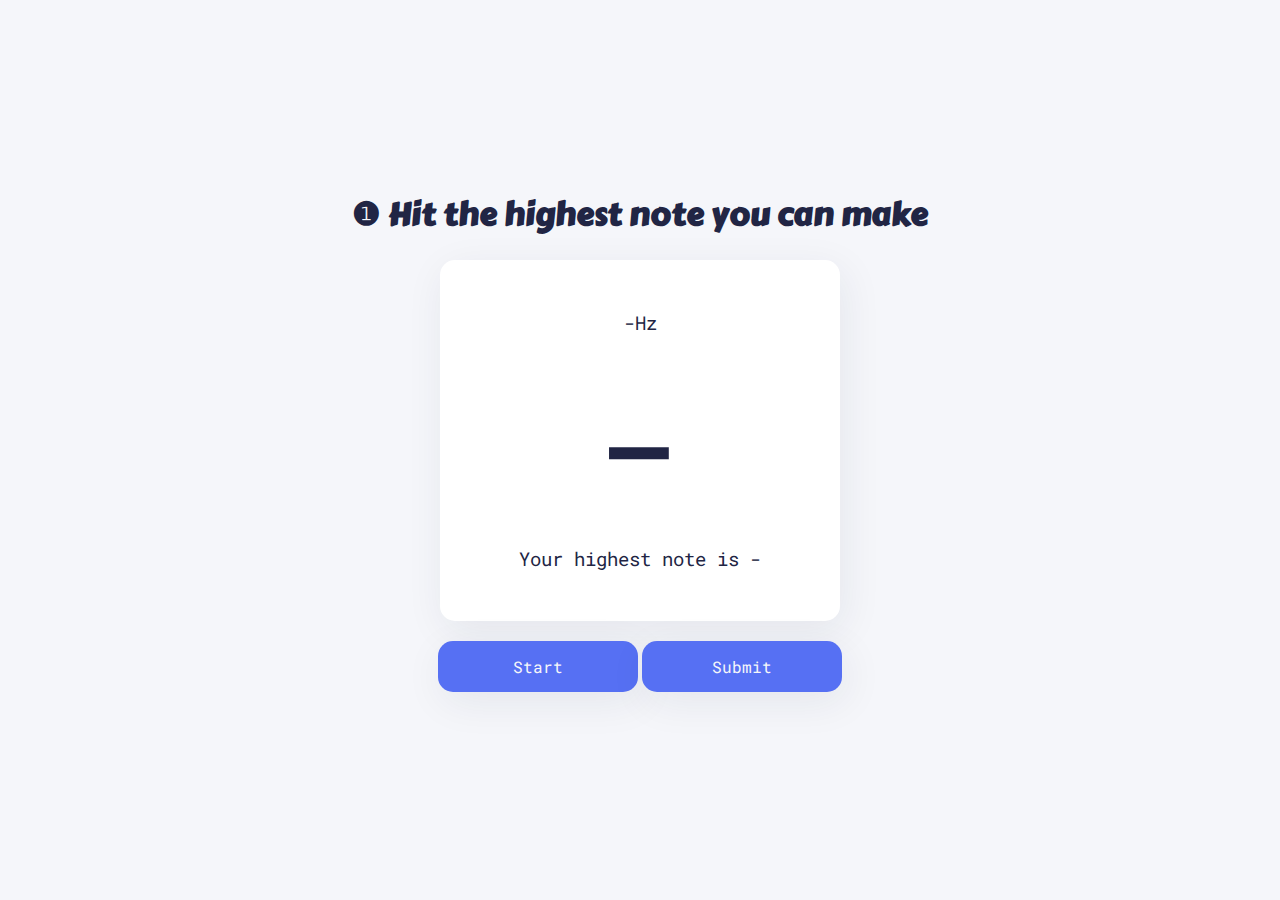
<file: index.html>
<html lang="en">
    <head>
        <meta charset="UTF-8" />
        <meta name="viewport" content="width=device-width, initial-scale=1.0" />
        <title>Customized AI Karaoke</title>
        <link rel="stylesheet" href="style.css" />
        <script src="/scripts/detectLiveNote.js" defer></script>
    </head>
    <body>
        <div id="wrapper">
            <h1>❶ Hit the highest note you can make</h1>
            <div id="detector" class="vague">
                <div class="pitch"><span id="pitch">-</span>Hz</div>
                <div class="note"><span id="note">-</span></div>
                <div class="highest">
                    Your highest note is <span id="highest">-</span>
                </div>
            </div>
            <button onclick="toggleLiveInput()" id="input-button">Start</button>
            <button onclick="submitUserNote()" id="submit-button">
                Submit
            </button>
        </div>
        <script>
           function submitUserNote() {
                var param = highestElem.innerText;
                if (param != '-') {
                    window.location.href = '/pages/youtube.html?usernote=' + param;
                }
            } 
        </script>
    </body>
</html>
</file>
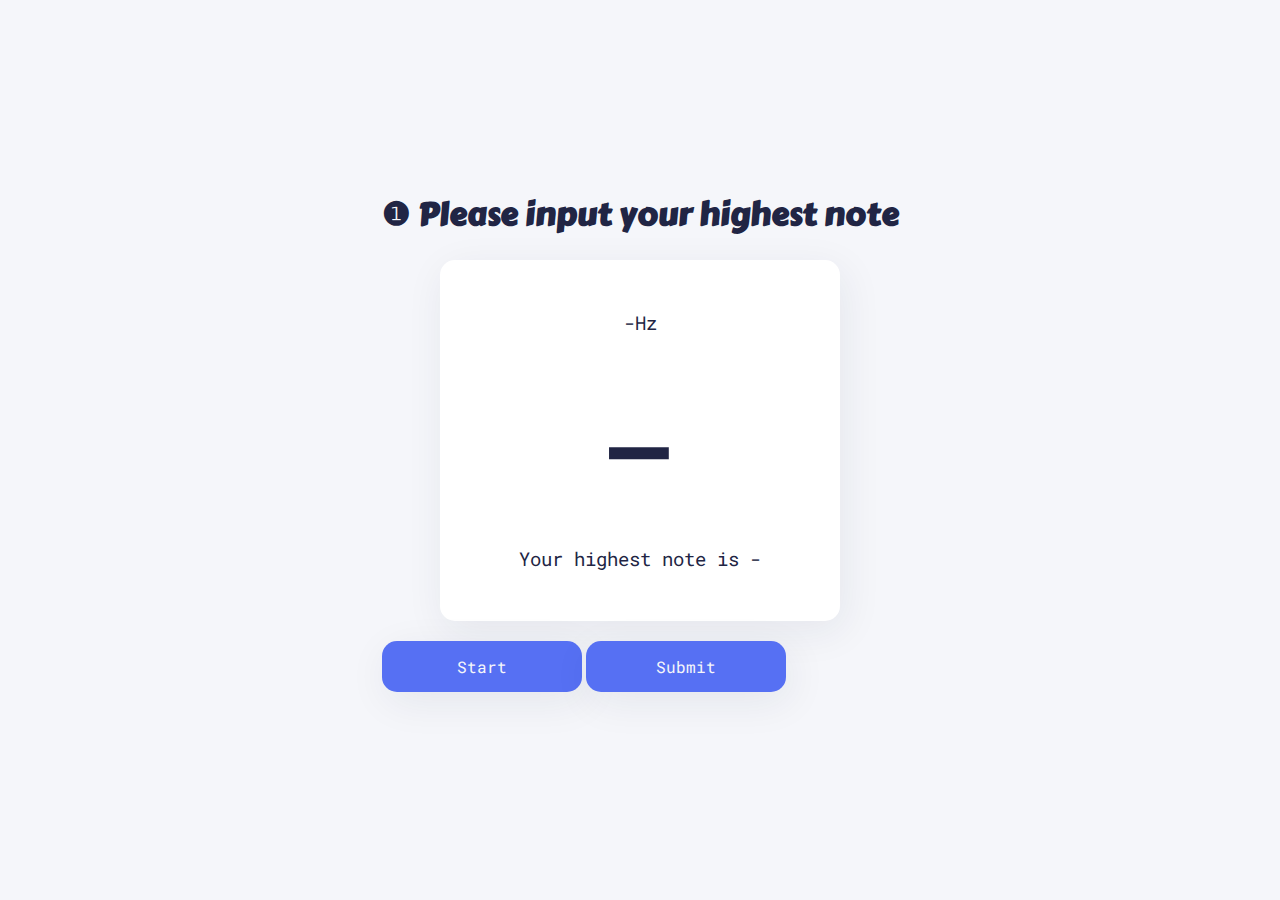
<file: detectNote.html>
<html lang="en">
    <head>
        <meta charset="UTF-8" />
        <meta name="viewport" content="width=device-width, initial-scale=1.0" />
        <title>Customized AI Karaoke</title>
        <link rel="stylesheet" href="style.css" />
        <script src="detectNote.js" defer></script>
    </head>
    <body>
        <div class="wrapper">
            <h1>❶ Please input your highest note</h1>
            <div id="detector" class="vague">
                <div class="pitch"><span id="pitch">-</span>Hz</div>
                <div class="note"><span id="note">-</span></div>
                <div class="highest">
                    Your highest note is <span id="highest">-</span>
                </div>
            </div>
            <button onclick="toggleLiveInput()" id="input-button">Start</button>
            <button onclick="submitUserNote()" id="submit-button">
                Submit
            </button>
        </div>
    </body>
</html>
</file>
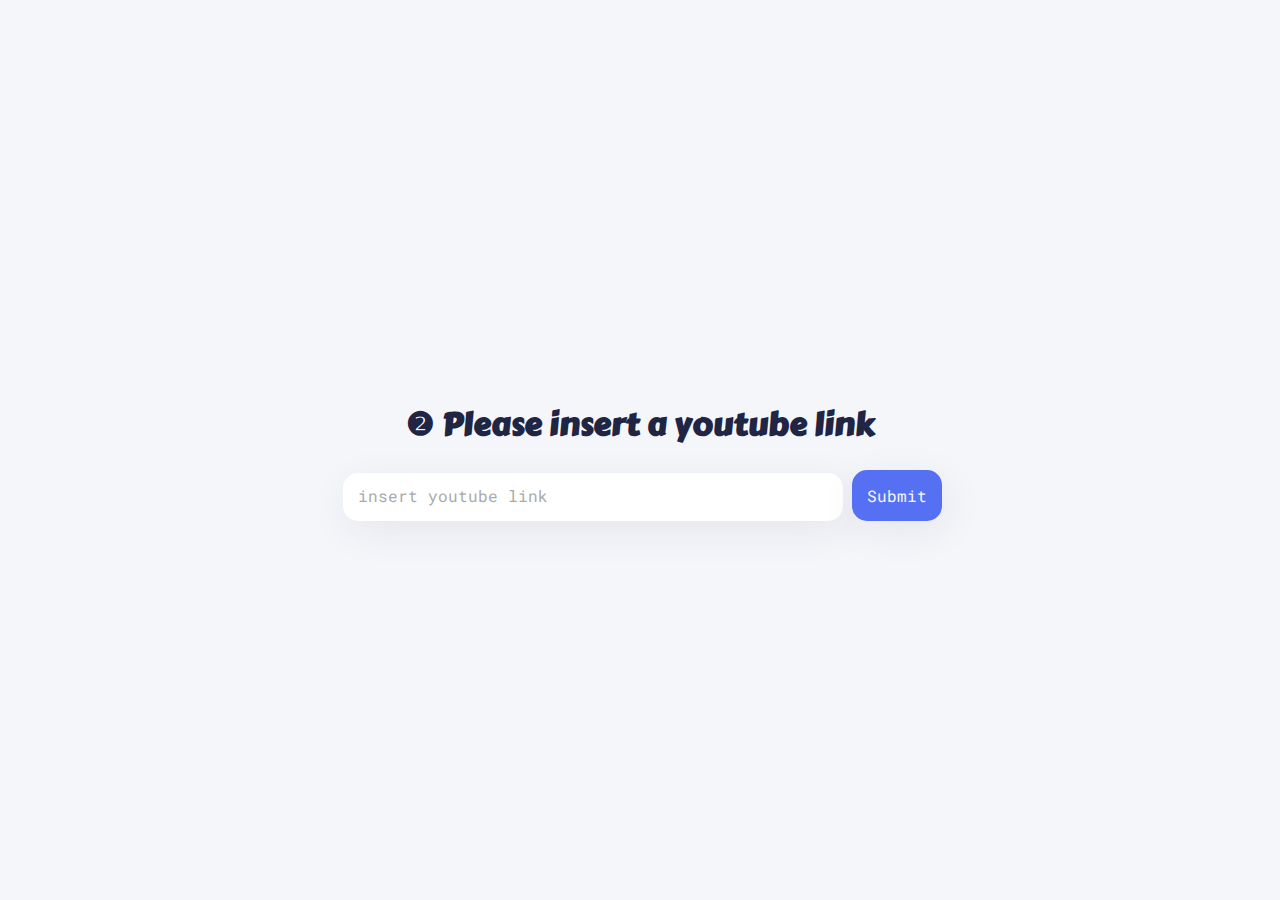
<file: youtube.html>
<html lang="en">
    <head>
        <meta charset="UTF-8" />
        <meta name="viewport" content="width=device-width, initial-scale=1.0" />
        <title>Customized AI Karaoke</title>
        <link rel="stylesheet" href="style.css" />
        <script src="/script/script.js" defer></script>
    </head>
    <body>
        <div id="wrapper">
            <h1>❷ Please insert a youtube link</h1>
            <input type="text" id="input" placeholder="insert youtube link" />
            <button onclick="submitYoutube()" id="submit-youtube-button">
                Submit
            </button>
        </div>
    </body>
</html>
</file>
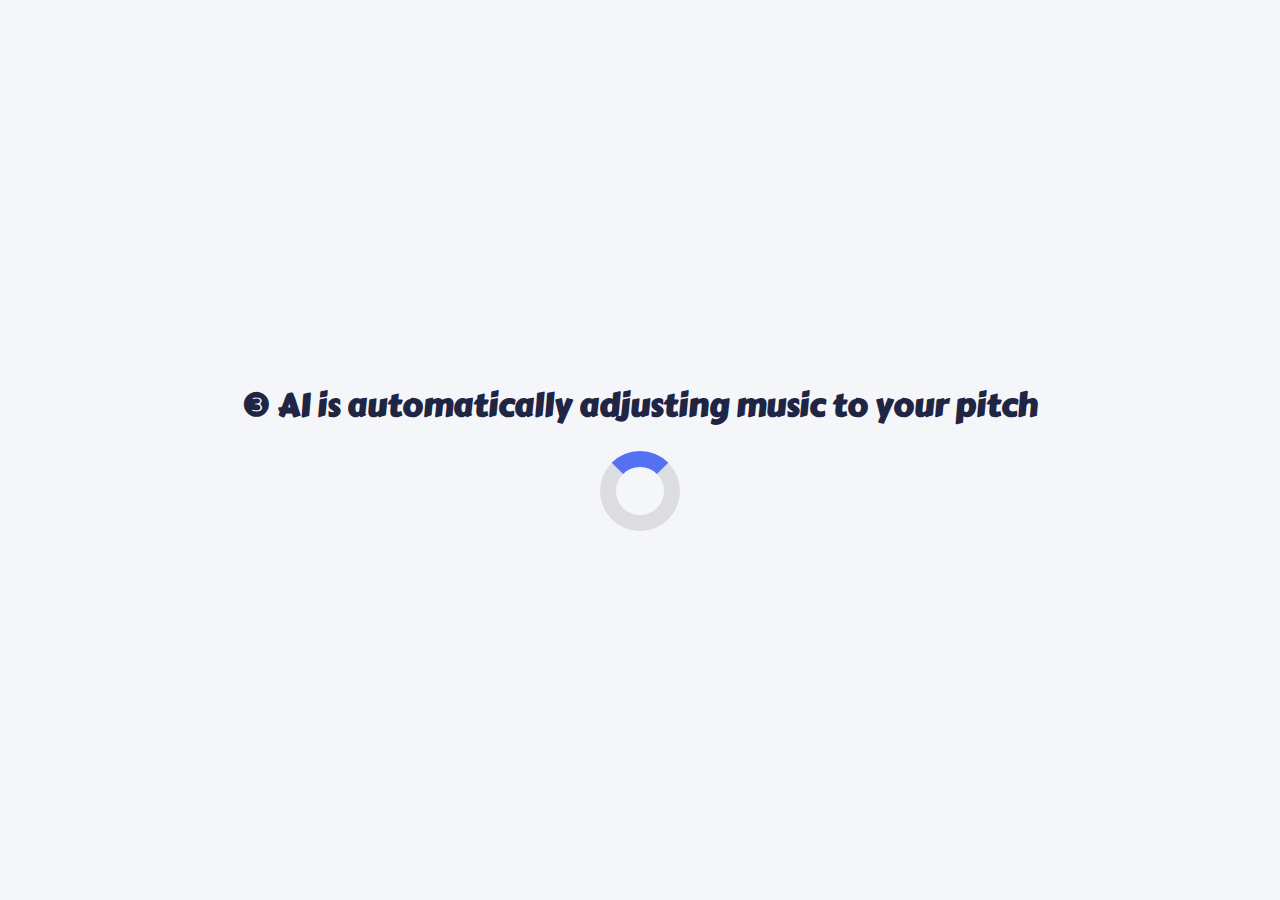
<file: pages/processing.html>
<html lang="en">
    <head>
        <meta charset="UTF-8" />
        <meta name="viewport" content="width=device-width, initial-scale=1.0" />
        <title>Customized AI Karaoke</title>
        <link rel="stylesheet" href="../style.css" />
        <script src="../scripts/detectMP3Note.js" defer></script>
    </head>
    <body>
        <div id="wrapper">
            <h1>❸  AI is automatically adjusting music to your pitch</h1>
            <div class="loader"></div>
        </div>
    </body>
</html>
</file>
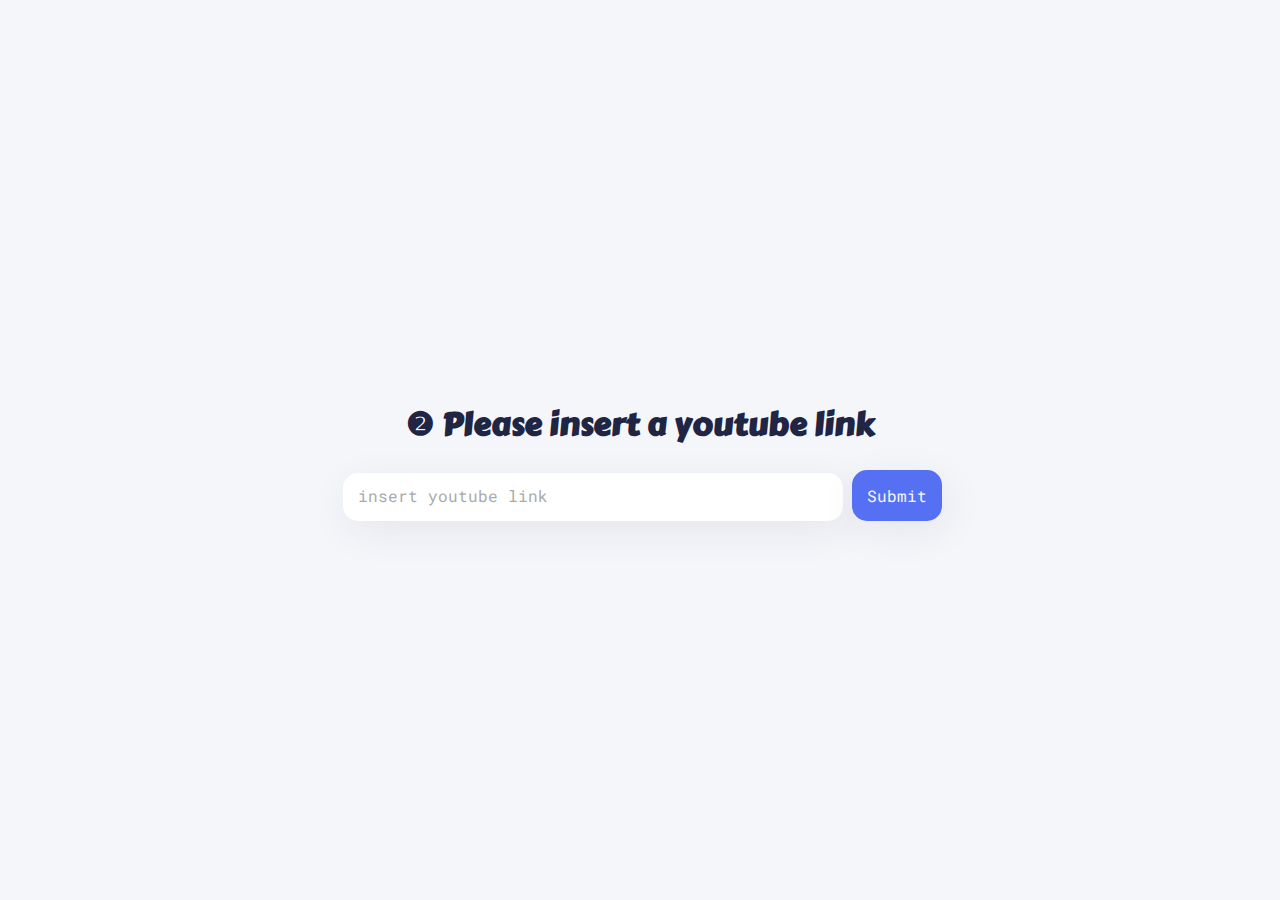
<file: pages/youtube.html>
<html lang="en">
    <head>
        <meta charset="UTF-8" />
        <meta name="viewport" content="width=device-width, initial-scale=1.0" />
        <title>Customized AI Karaoke</title>
        <link rel="stylesheet" href="../style.css" />
    </head>
    <body>
        <div id="wrapper">
            <h1>❷ Please insert a youtube link</h1>
            <input type="text" id="input" placeholder="insert youtube link" />
            <button onclick="submitYoutube()" id="submit-youtube-button">
                Submit
            </button>
        </div>
        <script>
        function submitYoutube() {
            var currentUrl = new URL(window.location.href);
            var usernote = currentUrl.searchParams.get('usernote');
            var youtubeUrl = new URL(document.getElementById('input').value);
            var youtubeID = youtubeUrl.searchParams.get('v');
            var wrapper = document.getElementById('wrapper');

            wrapper.innerHTML = `
                <h1>Please wait</h1>
            `;

            // <<<<<< 지우지 마세요! >>>>>>>
            // get mp3 file link from youtube link
            // async function getMP3() {
            //     const response = await fetch(
            //         `https://youtube-to-mp32.p.rapidapi.com/yt_to_mp3?video_id=${youtubeID}`,
            //         {
            //             method: 'GET',
            //             headers: {
            //                 'x-rapidapi-key':
            //                     '76b3ab0246mshe435987951b0de0p106ccajsn5eadd7215507',
            //                 'x-rapidapi-host': 'youtube-to-mp32.p.rapidapi.com',
            //             },
            //         }
            //     );
            //     const responseData = await response.json();
            //     console.log(responseData);
            //     wrapper.innerHTML += `
            //         <div><img src="${responseData.Video_Thumbnail}" alt="${responseData.Title}"></div>
            //         <a href="${responseData.Download_url}" id="downloadYT">Download MP3</a>
            //     `;
            //     var downloadEl = document.getElementById('downloadYT');
            //     downloadEl.click();
            // }
            // getMP3();

            // temporary code not to use api
            wrapper.innerHTML += `
                <div><img src="https://img1.daumcdn.net/thumb/R720x0.q80/?scode=mtistory2&fname=http%3A%2F%2Fcfile7.uf.tistory.com%2Fimage%2F24283C3858F778CA2EFABE" alt="적재-풍경"></div>
                <a href="https://www.bensound.com/bensound-music/bensound-jazzyfrenchy.mp3" id="downloadYT">Download MP3</a>
                `;
            var downloadEl = document.getElementById('downloadYT');
            downloadEl.click();

            setTimeout(function () {
                window.location.href = '/pages/processing.html?usernote=' + usernote;
            }, 2000);
        }
        </script>
    </body>
</html>
</file>
<file: style.css>
@import url('https://fonts.googleapis.com/css2?family=Carter+One&display=swap');
@import url('https://fonts.googleapis.com/css2?family=Roboto+Mono&display=swap');

* {
    box-sizing: border-box;
}

body {
    background-color: #f5f6fa;
    margin: 0;
    display: flex;
    align-items: center;
    justify-content: center;
}

/* detect note page  */

#wrapper {
    text-align: center;
    width: 100%;
}

h1 {
    font-family: 'Carter One', cursive;
    color: #212544;
    font-size: 2rem;
    text-align: center;
}

@media screen and (max-width: 768px) {
    h1 {
        font-size: 1.5rem;
    }
}

#detector {
    font-family: 'Roboto Mono', monospace;
    width: 400px;
    background-color: #fff;
    border-radius: 15px;
    box-shadow: 4px 10px 40px #21254413;
    text-align: center;
    padding: 50px 0;
    margin: auto;
}

.pitch,
.highest {
    color: #212544;
    font-family: 'Roboto Mono', monospace;
    font-size: 1.2rem;
}

.note {
    font-size: 10rem;
    color: #212544;
}

button, #downloadYT {
    background-color: #5670f3;
    font-family: 'Roboto Mono', monospace;
    color: #f5f6fa;
    border: none;
    border-radius: 15px;
    font-size: 1rem;
    padding: 15px;
    box-shadow: 4px 10px 40px #21254413;
}

button:hover, #downloadYT {
    background-color: #3c55d4;
}

button:focus, #downloadYT {
    outline: none;
}

#input-button,
#submit-button {
    margin: 20px auto 40px auto;
    width: 200px;
}

@media screen and (max-width: 768px) {
    #detector {
        width: 90%;
    }

    #input-button,
    #submit-button {
        width: 45%;
    }
}

/* youtube page */

#input {
    width: 500px;
    font-size: 1rem;
    padding: 15px;
    margin: 0px 5px;
    border-radius: 15px;
    border: none;
    box-shadow: 4px 10px 40px #21254413;
}

#input::placeholder {
    font-family: 'Roboto Mono', monospace;
    color: #aaa;
}

#input:focus {
    outline: none;
}

#downloadYT{
    display: block;
    width: 400px;
    margin: 20px auto 40px;
}

@media screen and (max-width: 768px) {
    #input {
        width: 90%;
        margin: 5px;
    }

    #submit-youtube-button {
        width: 90%;
        margin: 5px 5px 100px 5px;
    }

    #downloadYT {
        width: 90%;
        margin: 5px auto 40px;
    }

    img {
        width: 90%;
        height: auto;
    }
}

/* processing page */

.loader {
    margin: 10px auto;
    border: 16px solid rgba(0,0,0,0.1);
    border-radius: 50%;
    border-top: 16px solid #5670f3;
    width: 80px;
    height: 80px;
    -webkit-animation: spin 2s linear infinite;
    animation: spin 2s linear infinite;
  }
  
  @-webkit-keyframes spin {
    0% { -webkit-transform: rotate(0deg); }
    100% { -webkit-transform: rotate(360deg); }
  }
  
  @keyframes spin {
    0% { transform: rotate(0deg); }
    100% { transform: rotate(360deg); }
  }
</file>
